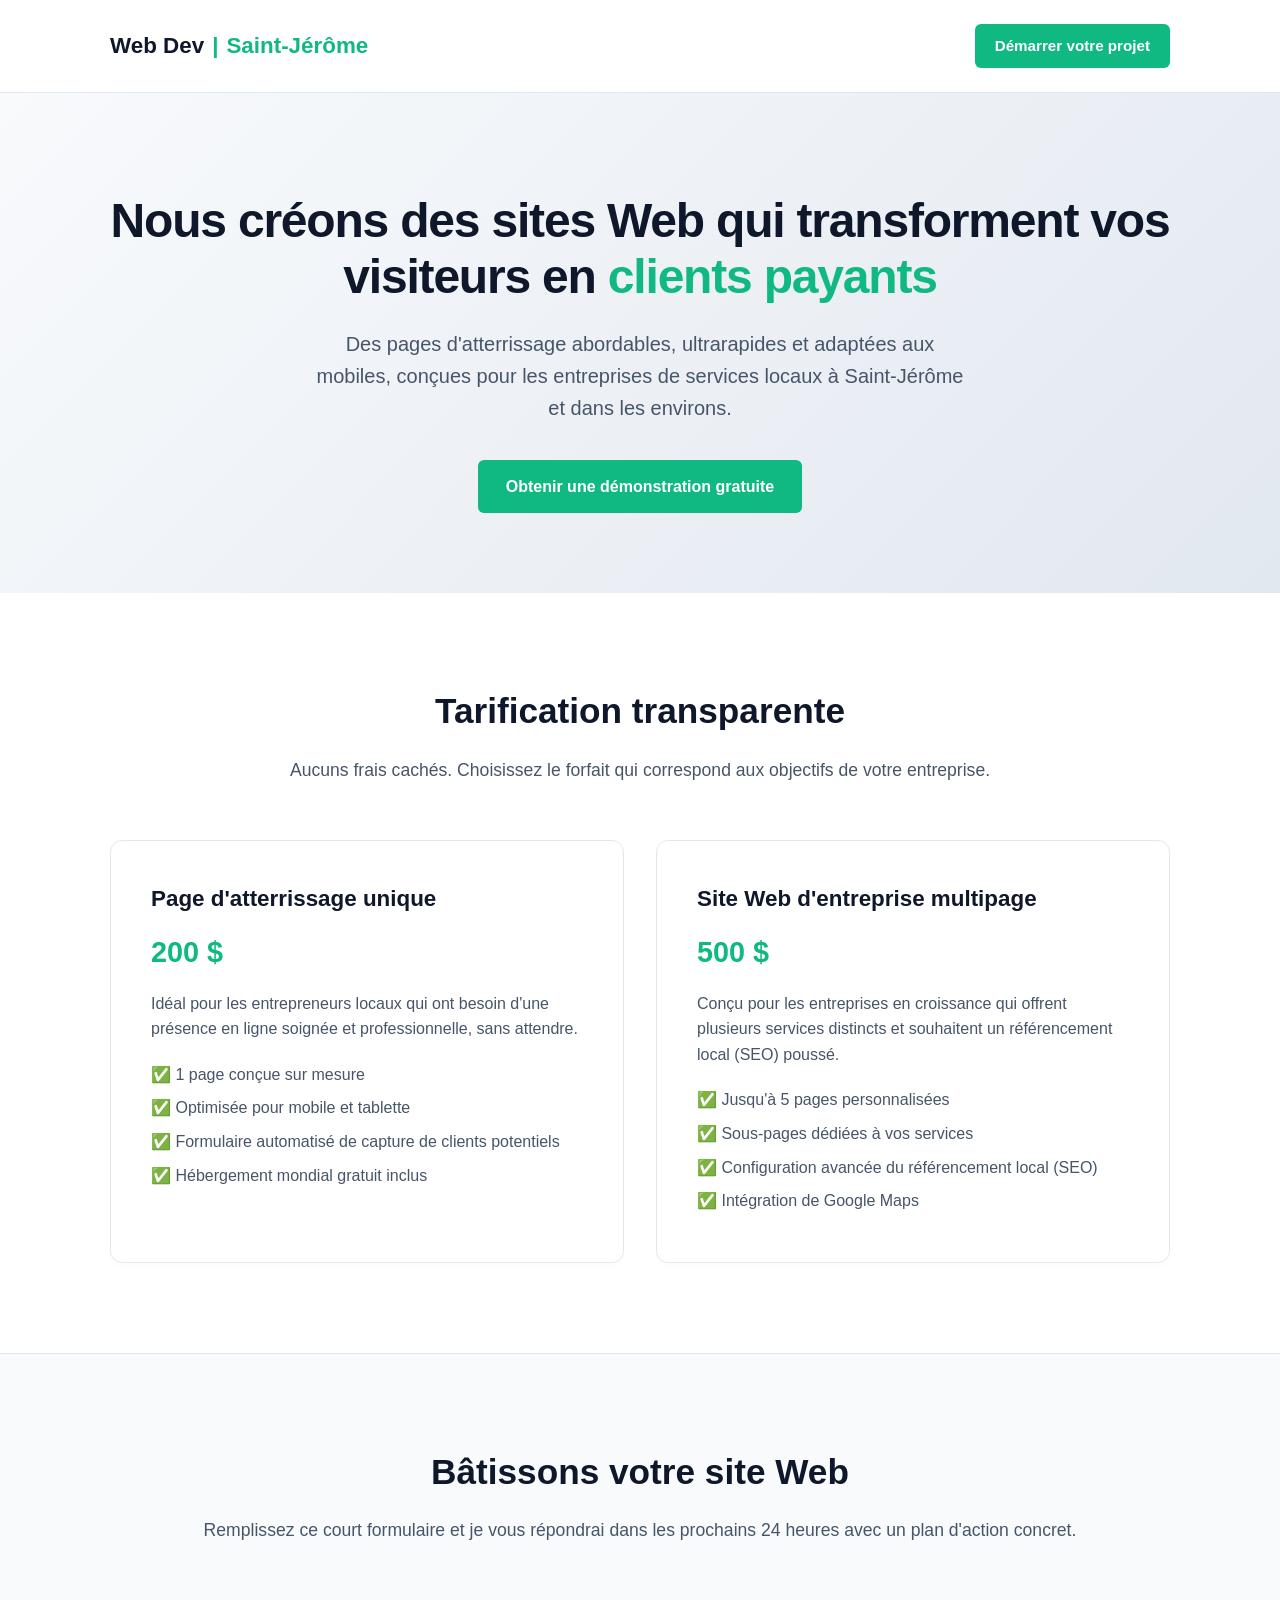
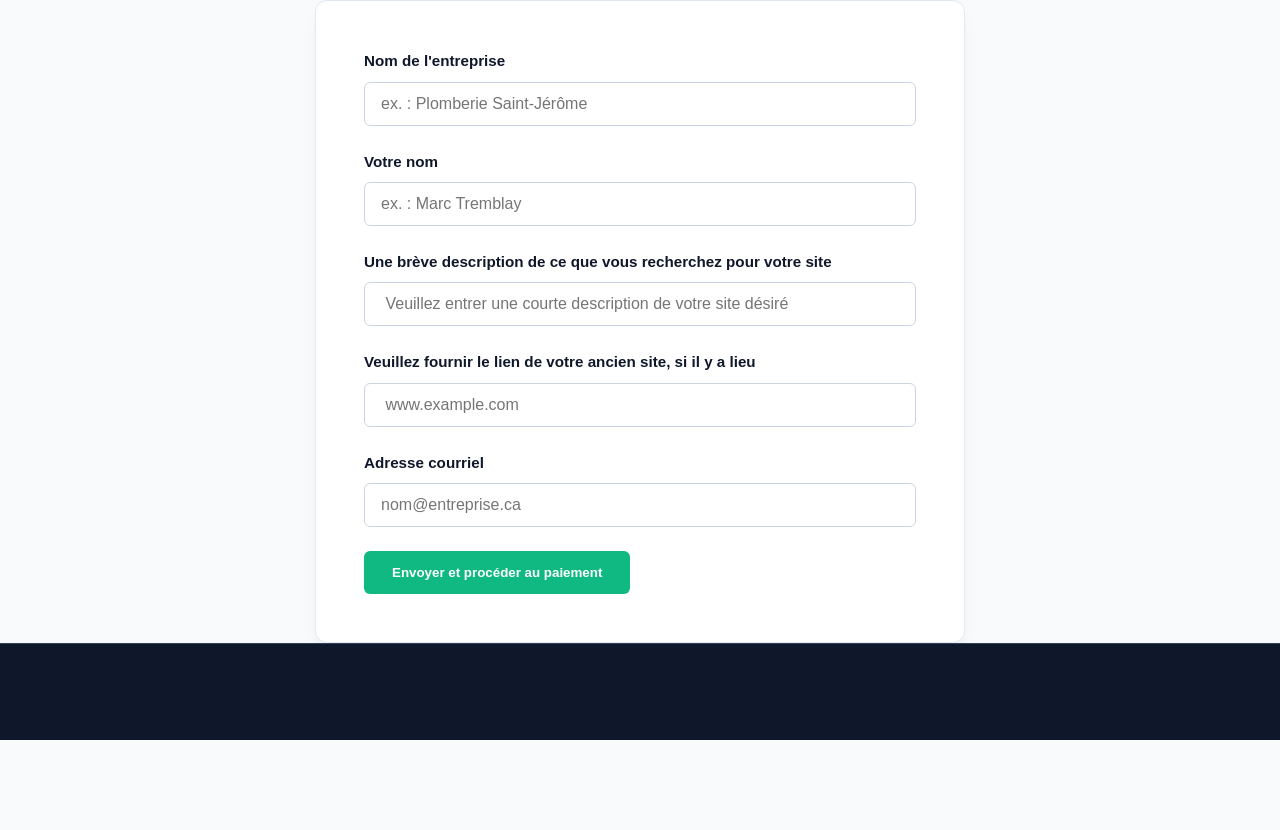
<file: index.html>
<!DOCTYPE html>
<html lang="fr-CA">

<head>
    <meta charset="UTF-8">
    <meta name="viewport" content="width=device-width, initial-scale=1.0">
    <title>Développement Web local | Saint-Jérôme</title>
    <link rel="stylesheet" href="style.css">
    <link rel="icon" type="image/png" href="logo.png">
    <link rel="stylesheet" href="sitemap.xml">
</head>

<body>

    <!-- En-tête / Navigation -->
    <header>
        <div class="container nav-container">
            <a href="#" class="logo"> Web Dev <span>|</span><span>Saint-Jérôme</span></a>
            <a href="#order" class="btn" style="padding: 10px 20px; font-size: 0.95rem;">Démarrer votre projet</a>
        </div>
    </header>

    <!-- Section Principale (Hero) -->
    <section class="hero">
        <div class="container">
            <h1>Nous créons des sites Web qui transforment vos visiteurs en <span>clients payants</span></h1>
            <p>Des pages d'atterrissage abordables, ultrarapides et adaptées aux mobiles, conçues pour les entreprises
                de services locaux à Saint-Jérôme et dans les environs.</p>
            <a href="formulaire.html" class="btn">Obtenir une démonstration gratuite</a>
        </div>
    </section>

    <!-- Grille des forfaits / services -->
    <section class="services">
        <div class="container">
            <h2 class="section-title">Tarification transparente</h2>
            <p class="section-subtitle">Aucuns frais cachés. Choisissez le forfait qui correspond aux objectifs de votre
                entreprise.</p>
            <div class="grid">
                <!-- Forfait 1 -->
                <div class="card">
                    <h3>Page d'atterrissage unique</h3>
                    <div class="price">200 $</div>
                    <p>Idéal pour les entrepreneurs locaux qui ont besoin d'une présence en ligne soignée et
                        professionnelle, sans attendre.</p>
                    <ul>
                        <li>✅ 1 page conçue sur mesure</li>
                        <li>✅ Optimisée pour mobile et tablette</li>
                        <li>✅ Formulaire automatisé de capture de clients potentiels</li>
                        <li>✅ Hébergement mondial gratuit inclus</li>
                    </ul>
                </div>
                <!-- Forfait 2 -->
                <div class="card">
                    <h3>Site Web d'entreprise multipage</h3>
                    <div class="price">500 $</div>
                    <p>Conçu pour les entreprises en croissance qui offrent plusieurs services distincts et souhaitent
                        un référencement local (SEO) poussé.</p>
                    <ul>
                        <li>✅ Jusqu'à 5 pages personnalisées</li>
                        <li>✅ Sous-pages dédiées à vos services</li>
                        <li>✅ Configuration avancée du référencement local (SEO)</li>
                        <li>✅ Intégration de Google Maps</li>
                    </ul>
                </div>
            </div>
        </div>
    </section>

    <!-- Formulaire de contact et de commande (Intégré à Netlify) -->
    <section class="contact" id="order">
        <div class="container">
            <h2 class="section-title">Bâtissons votre site Web</h2>
            <p class="section-subtitle">Remplissez ce court formulaire et je vous répondrai dans les prochains 24 heures
                avec un plan d'action concret.</p>

            <div class="form-container">
                <!-- data-netlify="true" transforme ce formulaire en base de données instantanée sur Netlify -->
                <form action="https://formspree.io/f/mzerzvkk" method="POST"
                    onsubmit="event.preventDefault(); fetch(this.action, { method: 'POST', body: new FormData(this), headers: { 'Accept': 'application/json' } }).then(res => { if (res.ok) window.location.href = '/forfait.html'; else alert('Submission failed.'); });">

                    <div class="form-group">
                        <label for="bizname">Nom de l'entreprise</label>
                        <input type="text" id="bizname" name="business_name" placeholder="ex. : Plomberie Saint-Jérôme"
                            required>
                    </div>

                    <div class="form-group">
                        <label for="contactname">Votre nom</label>
                        <input type="text" id="contactname" name="client_name" placeholder="ex. : Marc Tremblay"
                            required>
                    </div>

                    <div class="form-group">
                        <label for="projectdescription">Une brève description de ce que vous recherchez pour votre
                            site</label>
                        <input type="freetext" id="projectdescription" name="description"
                            placeholder=" Veuillez entrer une courte description de votre site désiré" required>

                    </div>

                    <div class="form-group">
                        <label for="anciensite">Veuillez fournir le lien de votre ancien site, si il y a lieu</label>
                        <input type="freetext" id="anciensite" name="anciensite" placeholder=" www.example.com "
                            optional>
                    </div>

                    <div class="form-group">
                        <label for="email">Adresse courriel</label>
                        <input type="email" id="email" name="email" placeholder="nom@entreprise.ca" required>
                    </div>

                    <div id="upload-container">
                        <input type="hidden" id="uploaded-file-key" name="r2_file_key" />
                    </div>

                    <button type="submit" class="formsubmit">Envoyer et procéder au paiement</button>

                </form>

            </div>

        </div>


        </div>
        </div>
        </div>

        <!-- section À propos -->
        <footer></footer>
</file>
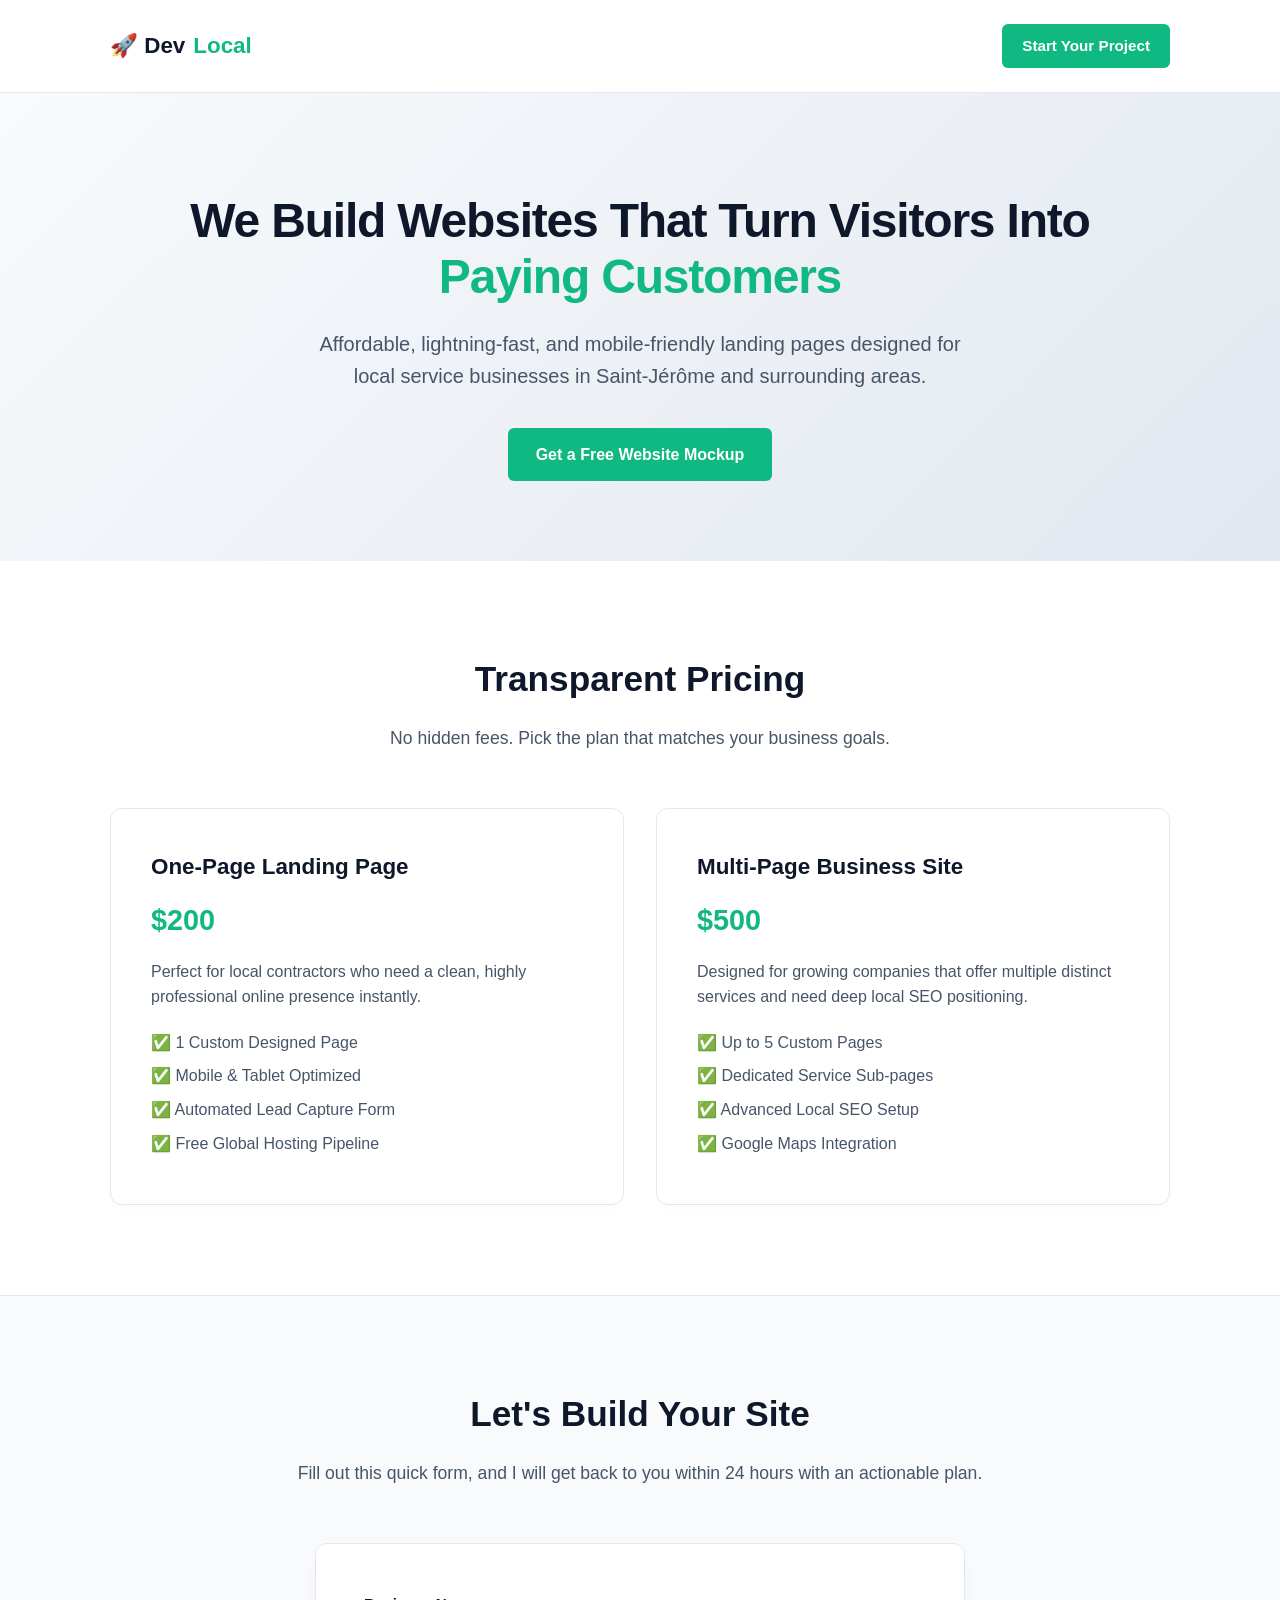
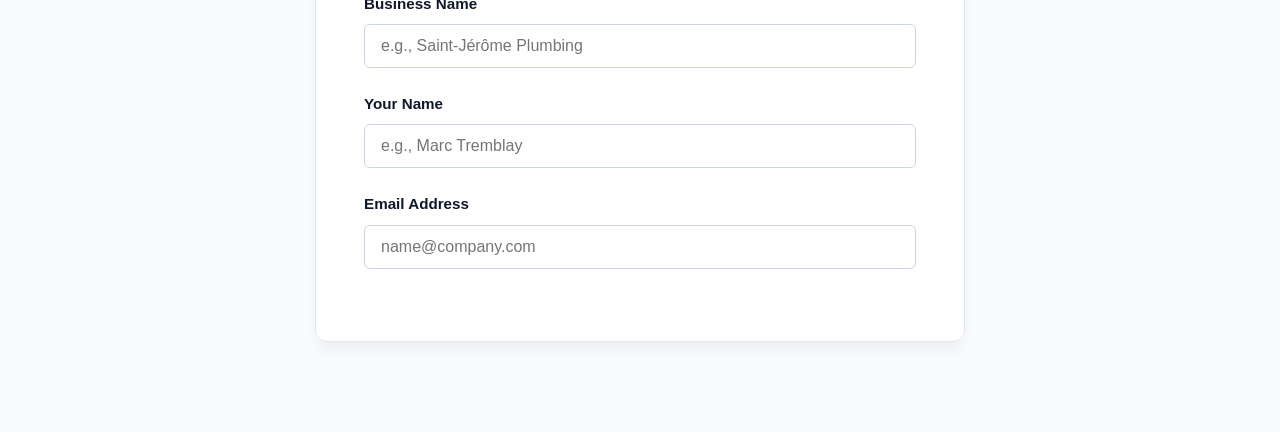
<file: HTML/index.html>
<!DOCTYPE html>
<html lang="en">
<head>
    <meta charset="UTF-8">
    <meta name="viewport" content="width=device-width, initial-scale=1.0">
    <title>Web Design & Development Services | Saint-Jérôme</title>
    <link rel="stylesheet" href="../CSS/style.css">
</head>
<body>

    <!-- Header / Navigation -->
    <header>
        <div class="container nav-container">
            <a href="#" class="logo">🚀 Dev<span>Local</span></a>
            <a href="#order" class="btn" style="padding: 10px 20px; font-size: 0.95rem;">Start Your Project</a>
        </div>
    </header>

    <!-- Hero Section -->
    <section class="hero">
        <div class="container">
            <h1>We Build Websites That Turn Visitors Into <span>Paying Customers</span></h1>
            <p>Affordable, lightning-fast, and mobile-friendly landing pages designed for local service businesses in Saint-Jérôme and surrounding areas.</p>
            <a href="#order" class="btn">Get a Free Website Mockup</a>
        </div>
    </section>

    <!-- Packages / Services Grid Section -->
    <section class="services">
        <div class="container">
            <h2 class="section-title">Transparent Pricing</h2>
            <p class="section-subtitle">No hidden fees. Pick the plan that matches your business goals.</p>
            <div class="grid">
                <!-- Package 1 -->
                <div class="card">
                    <h3>One-Page Landing Page</h3>
                    <div class="price">$200</div>
                    <p>Perfect for local contractors who need a clean, highly professional online presence instantly.</p>
                    <ul>
                        <li>✅ 1 Custom Designed Page</li>
                        <li>✅ Mobile & Tablet Optimized</li>
                        <li>✅ Automated Lead Capture Form</li>
                        <li>✅ Free Global Hosting Pipeline</li>
                    </ul>
                </div>
                <!-- Package 2 -->
                <div class="card">
                    <h3>Multi-Page Business Site</h3>
                    <div class="price">$500</div>
                    <p>Designed for growing companies that offer multiple distinct services and need deep local SEO positioning.</p>
                    <ul>
                        <li>✅ Up to 5 Custom Pages</li>
                        <li>✅ Dedicated Service Sub-pages</li>
                        <li>✅ Advanced Local SEO Setup</li>
                        <li>✅ Google Maps Integration</li>
                    </ul>
                </div>
            </div>
        </div>
    </section>

    <!-- Contact & Order Intake Form (Netlify Integrated) -->
    <section class="contact" id="order">
        <div class="container">
            <h2 class="section-title">Let's Build Your Site</h2>
            <p class="section-subtitle">Fill out this quick form, and I will get back to you within 24 hours with an actionable plan.</p>
            
            <div class="form-container">
                <!-- data-netlify="true" turns this into an instant database backend on Netlify -->
                <form name="agency-order-intake" method="POST" data-netlify="true">
                    
                    <div class="form-group">
                        <label for="bizname">Business Name</label>
                        <input type="text" id="bizname" name="business_name" placeholder="e.g., Saint-Jérôme Plumbing" required>
                    </div>

                    <div class="form-group">
                        <label for="contactname">Your Name</label>
                        <input type="text" id="contactname" name="client_name" placeholder="e.g., Marc Tremblay" required>
                    </div>

                    <div class="form-group">
                        <label for="email">Email Address</label>
                        <input type="email" id="email" name="email" placeholder="name@company.com" required>
                    </div>
</file>
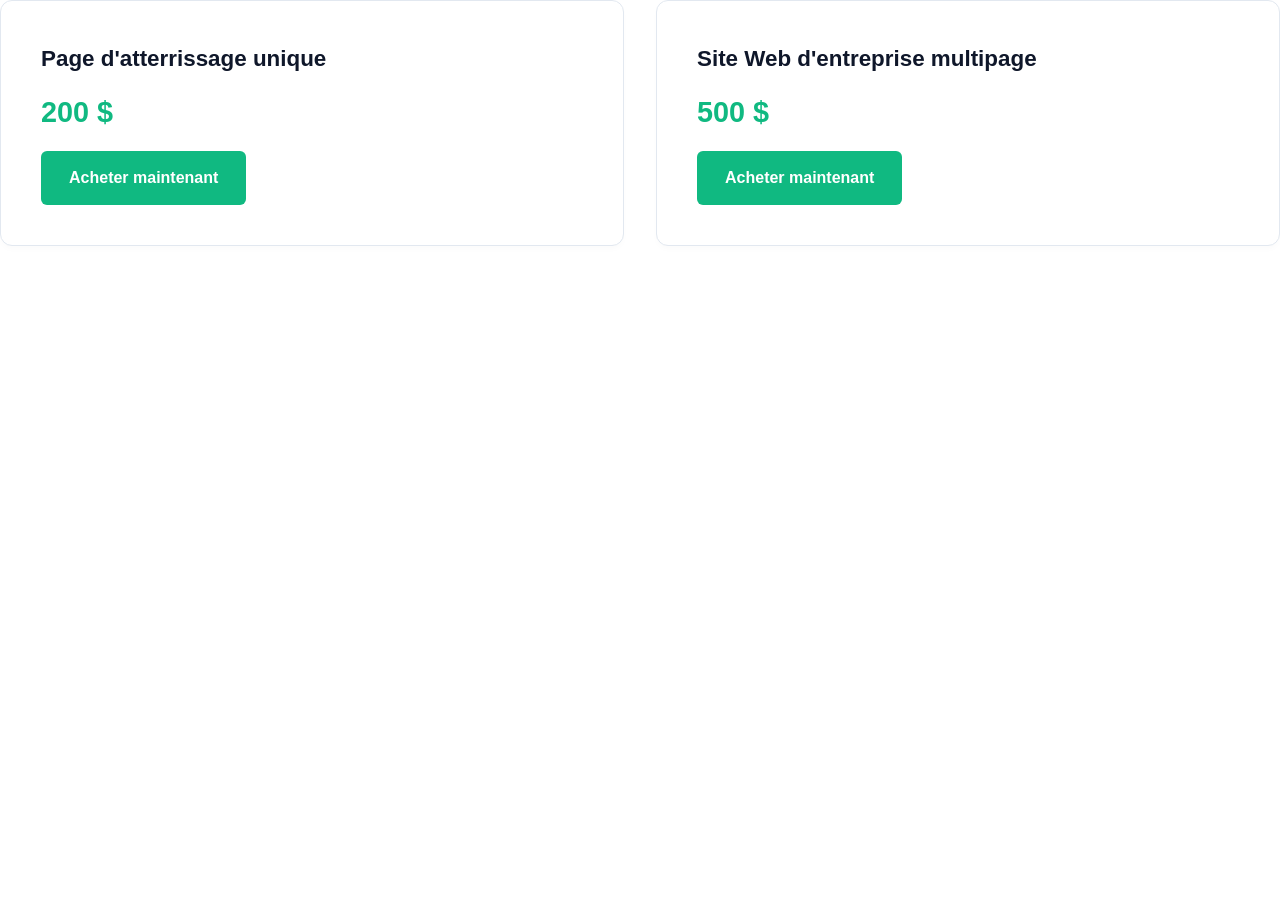
<file: forfait.html>
<!DOCTYPE html>
<html lang="en">

<head>
    <meta charset="UTF-8">
    <meta name="viewport" content="width=device-width, initial-scale=1.0">
    <link rel="stylesheet" href="style.css">
    <link rel="icon" type="image/png" href="logo.png">
    <title>Forfaits</title>
</head>

<body>

    <div class="grid">
        <!-- Forfait 1 -->
        <div class="card">
            <h3>Page d'atterrissage unique</h3>
            <div class="price">200 $</div>

            <a href="https://www.paypal.com/ncp/payment/PUS4BZ6QSSYFJ" class="button1">
                Acheter maintenant
            </a>
        </div>

        <!-- Forfait 2 -->
        <div class="card">
            <h3>Site Web d'entreprise multipage</h3>
            <div class="price">500 $</div>

            <a href="https://www.paypal.com/ncp/payment/2M7Z2KMEAMUM4" class="button2">
                Acheter maintenant
            </a>
        </div>
</body>

</html>
</file>
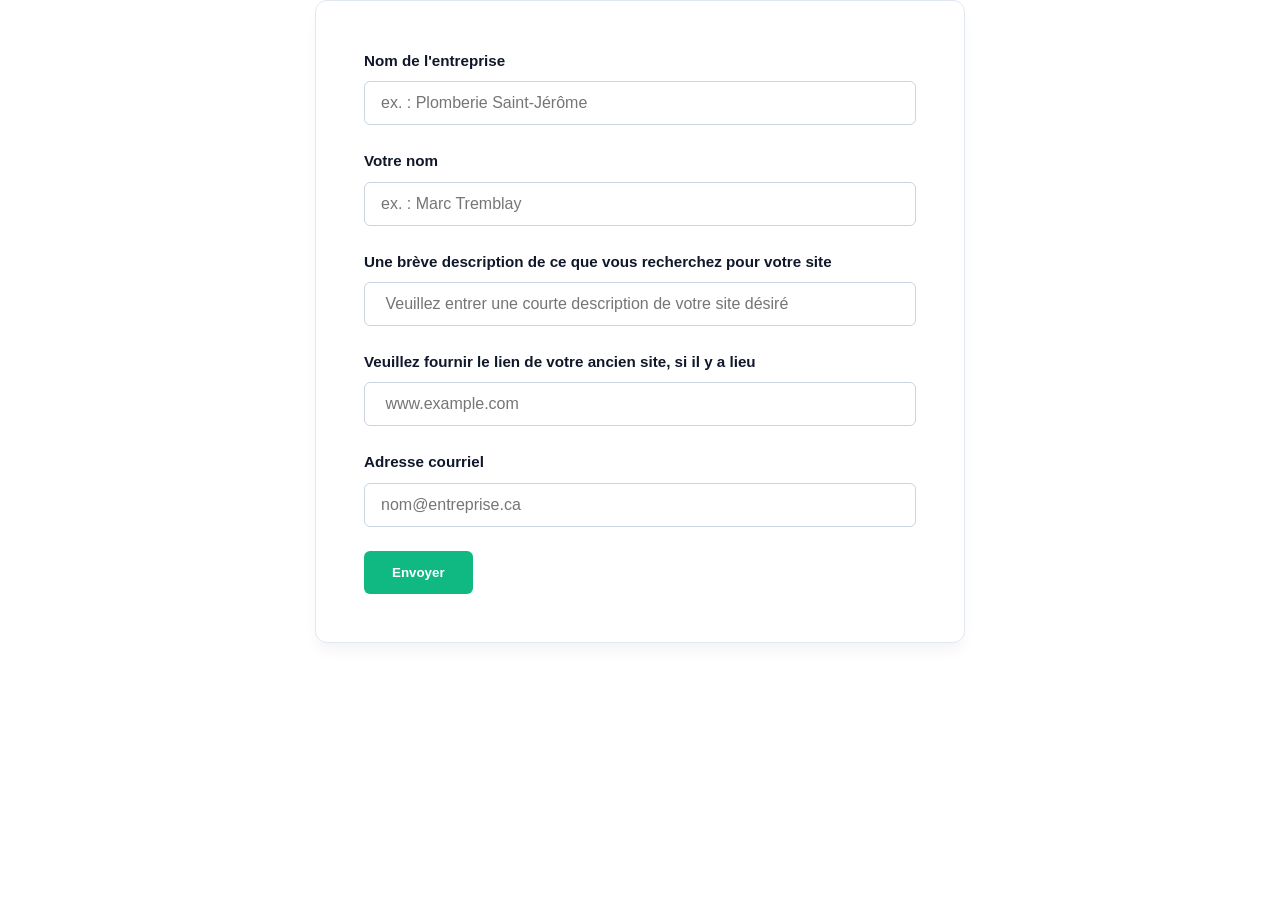
<file: formulaire.html>
<!DOCTYPE html>
<html lang="en">

<head>
    <meta charset="UTF-8">
    <meta name="viewport" content="width=device-width, initial-scale=1.0">
    <title>Formulaire</title>
    <link rel="stylesheet" href="style.css">
</head>

<body>

    <div id="form">
        <div class="form-container">
            <!-- Formulaire de démonstration gratuite -->
            <form action="https://formspree.io/f/mzerzvkk" method="POST" data-netlify="true">

                <div class="form-group">
                    <label for="bizname">Nom de l'entreprise</label>
                    <input type="text" id="bizname" name="business_name" placeholder="ex. : Plomberie Saint-Jérôme"
                        required>
                </div>

                <div class="form-group">
                    <label for="contactname">Votre nom</label>
                    <input type="text" id="contactname" name="client_name" placeholder="ex. : Marc Tremblay" required>
                </div>

                <div class="form-group">
                    <label for="projectdescription">Une brève description de ce que vous recherchez pour votre
                        site</label>
                    <input type="freetext" id="projectdescription" name="description"
                        placeholder=" Veuillez entrer une courte description de votre site désiré" required>
                </div>

                <div class="form-group">
                    <label for="anciensite">Veuillez fournir le lien de votre ancien site, si il y a lieu</label>
                    <input type="freetext" id="anciensite" name="anciensite" placeholder=" www.example.com " optional>
                </div>

                <div class="form-group">
                    <label for="email">Adresse courriel</label>
                    <input type="email" id="email" name="email" placeholder="nom@entreprise.ca" required>
                </div>

                <div id="upload-container">
                    <input type="hidden" id="uploaded-file-key" name="r2_file_key" />
                </div>

                <button type="submit" class="formsubmit">Envoyer</button>

            </form>
        </div>
    </div>


</body>

</html>
</file>
<file: style.css>
/* --- DESIGN SYSTEM & CSS RESET --- */
* {
    box-sizing: border-box;
    margin: 0;
    padding: 0;
    font-family: -apple-system, BlinkMacSystemFont, "Segoe UI", Roboto, Helvetica, Arial, sans-serif;
}

:root {
    --primary: #10b981;
    /* Vibrant Agency Green */
    --primary-dark: #059669;
    /* Hover state */
    --text-dark: #0f172a;
    /* Deep slate blue/black */
    --text-light: #475569;
    /* Secondary slate text */
    --bg-light: #f8fafc;
    /* Soft light background */
    --white: #ffffff;
}

body {
    color: var(--text-dark);
    line-height: 1.6;
    background-color: var(--white);
}

/* --- LAYOUT UTILITIES --- */
.container {
    width: 100%;
    max-width: 1100px;
    margin: 0 auto;
    padding: 0 20px;
}

.btn {
    display: inline-block;
    background: var(--primary);
    color: var(--white);
    padding: 14px 28px;
    text-decoration: none;
    border-radius: 6px;
    font-weight: 600;
    border: none;
    cursor: pointer;
    transition: all 0.2s ease;
}


.button1 {
    display: inline-block;
    background: var(--primary);
    color: var(--white);
    padding: 14px 28px;
    text-decoration: none;
    border-radius: 6px;
    font-weight: 600;
    border: none;
    cursor: pointer;
    transition: all 0.2s ease;
}

.button2 {
    display: inline-block;
    background: var(--primary);
    color: var(--white);
    padding: 14px 28px;
    text-decoration: none;
    border-radius: 6px;
    font-weight: 600;
    border: none;
    cursor: pointer;
    transition: all 0.2s ease;
}

.button3 {
    display: inline-block;
    background: var(--primary);
    color: var(--white);
    padding: 14px 28px;
    text-decoration: none;
    border-radius: 6px;
    font-weight: 600;
    border: none;
    cursor: pointer;
    transition: all 0.2s ease;
}

.formsubmit {
    display: inline-block;
    background: var(--primary);
    color: var(--white);
    padding: 14px 28px;
    text-decoration: none;
    border-radius: 6px;
    font-weight: 600;
    border: none;
    cursor: pointer;
    transition: all 0.2s ease;
}

.btn:hover {
    background: var(--primary-dark);
    transform: translateY(-1px);
}

/* --- HEADER & NAVIGATION --- */
header {
    padding: 24px 0;
    background: var(--white);
    border-bottom: 1px solid #e2e8f0;
    position: sticky;
    top: 0;
    z-index: 100;
}

.nav-container {
    display: flex;
    justify-content: space-between;
    align-items: center;
}

.logo {
    font-size: 1.4rem;
    font-weight: 800;
    color: var(--text-dark);
    text-decoration: none;
    display: flex;
    align-items: center;
    gap: 8px;
}

.logo span {
    color: var(--primary);
}

/* --- HERO SECTION --- */
.hero {
    padding: 100px 0 80px 0;
    background: linear-gradient(135deg, #f8fafc 0%, #e2e8f0 100%);
    text-align: center;
}

.hero h1 {
    font-size: 3rem;
    font-weight: 800;
    line-height: 1.15;
    margin-bottom: 24px;
    letter-spacing: -0.025em;
}

.hero h1 span {
    color: var(--primary);
}

.hero p {
    font-size: 1.25rem;
    color: var(--text-light);
    max-width: 650px;
    margin: 0 auto 36px auto;
}

/* --- OFFERS SECTION --- */
.services {
    padding: 90px 0;
}

.section-title {
    text-align: center;
    font-size: 2.2rem;
    font-weight: 800;
    margin-bottom: 16px;
}

.section-subtitle {
    text-align: center;
    color: var(--text-light);
    margin-bottom: 56px;
    font-size: 1.1rem;
}

.grid {
    display: grid;
    grid-template-columns: repeat(auto-fit, minmax(300px, 1fr));
    gap: 32px;
}

.card {
    padding: 40px;
    border: 1px solid #e2e8f0;
    border-radius: 12px;
    background: var(--white);
    box-shadow: 0 4px 6px -1px rgba(0, 0, 0, 0.02);
    transition: transform 0.2s ease;
}

.card:hover {
    transform: translateY(-4px);
}

.card h3 {
    margin-bottom: 12px;
    font-size: 1.4rem;
    font-weight: 700;
}

.card .price {
    font-size: 1.8rem;
    font-weight: 800;
    color: var(--primary);
    margin-bottom: 16px;
}

.card p {
    color: var(--text-light);
    margin-bottom: 20px;
}

.card ul {
    list-style: none;
    color: var(--text-light);
}

.card ul li {
    margin-bottom: 8px;
    display: flex;
    align-items: center;
    gap: 8px;
}

/* --- CONTACT & INTENDED ORDER FORM --- */
.contact {
    padding: 90px 0;
    background-color: var(--bg-light);
    border-top: 1px solid #e2e8f0;
}

.form-container {
    max-width: 650px;
    margin: 0 auto;
    background: var(--white);
    padding: 48px;
    border-radius: 12px;
    border: 1px solid #e2e8f0;
    box-shadow: 0 10px 15px -3px rgba(0, 0, 0, 0.05);
}

.form-group {
    margin-bottom: 24px;
}

.form-group label {
    display: block;
    margin-bottom: 8px;
    font-weight: 600;
    font-size: 0.95rem;
}

.form-group input,
.form-group select,
.form-group textarea {
    width: 100%;
    padding: 12px 16px;
    border: 1px solid #cbd5e1;
    border-radius: 6px;
    font-size: 1rem;
    color: var(--text-dark);
    background-color: var(--white);
}

.form-group input:focus,
.form-group select:focus,
.form-group textarea:focus {
    outline: 2px solid var(--primary);
    border-color: transparent;
}

/* --- FOOTER --- */
footer {
    background: var(--text-dark);
    color: #94a3b8;
    padding: 48px 0;
    text-align: center;
    font-size: 0.95rem;
    border-top: 1px solid #334155;
}

/* --- RESPONSIVE STYLING --- */
@media (max-width: 768px) {
    .hero h1 {
        font-size: 2.2rem;
    }

    .form-container {
        padding: 24px;
    }
}
</file>
<file: CSS/style.css>
/* --- DESIGN SYSTEM & CSS RESET --- */
        * {
            box-sizing: border-box;
            margin: 0;
            padding: 0;
            font-family: -apple-system, BlinkMacSystemFont, "Segoe UI", Roboto, Helvetica, Arial, sans-serif;
        }

        :root {
            --primary: #10b981;       /* Vibrant Agency Green */
            --primary-dark: #059669;  /* Hover state */
            --text-dark: #0f172a;     /* Deep slate blue/black */
            --text-light: #475569;    /* Secondary slate text */
            --bg-light: #f8fafc;      /* Soft light background */
            --white: #ffffff;
        }

        body {
            color: var(--text-dark);
            line-height: 1.6;
            background-color: var(--white);
        }

        /* --- LAYOUT UTILITIES --- */
        .container {
            width: 100%;
            max-width: 1100px;
            margin: 0 auto;
            padding: 0 20px;
        }

        .btn {
            display: inline-block;
            background: var(--primary);
            color: var(--white);
            padding: 14px 28px;
            text-decoration: none;
            border-radius: 6px;
            font-weight: 600;
            border: none;
            cursor: pointer;
            transition: all 0.2s ease;
        }

        .btn:hover {
            background: var(--primary-dark);
            transform: translateY(-1px);
        }

        /* --- HEADER & NAVIGATION --- */
        header {
            padding: 24px 0;
            background: var(--white);
            border-bottom: 1px solid #e2e8f0;
            position: sticky;
            top: 0;
            z-index: 100;
        }

        .nav-container {
            display: flex;
            justify-content: space-between;
            align-items: center;
        }

        .logo {
            font-size: 1.4rem;
            font-weight: 800;
            color: var(--text-dark);
            text-decoration: none;
            display: flex;
            align-items: center;
            gap: 8px;
        }

        .logo span {
            color: var(--primary);
        }

        /* --- HERO SECTION --- */
        .hero {
            padding: 100px 0 80px 0;
            background: linear-gradient(135deg, #f8fafc 0%, #e2e8f0 100%);
            text-align: center;
        }

        .hero h1 {
            font-size: 3rem;
            font-weight: 800;
            line-height: 1.15;
            margin-bottom: 24px;
            letter-spacing: -0.025em;
        }

        .hero h1 span {
            color: var(--primary);
        }

        .hero p {
            font-size: 1.25rem;
            color: var(--text-light);
            max-width: 650px;
            margin: 0 auto 36px auto;
        }

        /* --- OFFERS SECTION --- */
        .services {
            padding: 90px 0;
        }

        .section-title {
            text-align: center;
            font-size: 2.2rem;
            font-weight: 800;
            margin-bottom: 16px;
        }

        .section-subtitle {
            text-align: center;
            color: var(--text-light);
            margin-bottom: 56px;
            font-size: 1.1rem;
        }

        .grid {
            display: grid;
            grid-template-columns: repeat(auto-fit, minmax(300px, 1fr));
            gap: 32px;
        }

        .card {
            padding: 40px;
            border: 1px solid #e2e8f0;
            border-radius: 12px;
            background: var(--white);
            box-shadow: 0 4px 6px -1px rgba(0,0,0,0.02);
            transition: transform 0.2s ease;
        }

        .card:hover {
            transform: translateY(-4px);
        }

        .card h3 {
            margin-bottom: 12px;
            font-size: 1.4rem;
            font-weight: 700;
        }

        .card .price {
            font-size: 1.8rem;
            font-weight: 800;
            color: var(--primary);
            margin-bottom: 16px;
        }

        .card p {
            color: var(--text-light);
            margin-bottom: 20px;
        }

        .card ul {
            list-style: none;
            color: var(--text-light);
        }

        .card ul li {
            margin-bottom: 8px;
            display: flex;
            align-items: center;
            gap: 8px;
        }

        /* --- CONTACT & INTENDED ORDER FORM --- */
        .contact {
            padding: 90px 0;
            background-color: var(--bg-light);
            border-top: 1px solid #e2e8f0;
        }

        .form-container {
            max-width: 650px;
            margin: 0 auto;
            background: var(--white);
            padding: 48px;
            border-radius: 12px;
            border: 1px solid #e2e8f0;
            box-shadow: 0 10px 15px -3px rgba(0,0,0,0.05);
        }

        .form-group {
            margin-bottom: 24px;
        }

        .form-group label {
            display: block;
            margin-bottom: 8px;
            font-weight: 600;
            font-size: 0.95rem;
        }

        .form-group input, 
        .form-group select, 
        .form-group textarea {
            width: 100%;
            padding: 12px 16px;
            border: 1px solid #cbd5e1;
            border-radius: 6px;
            font-size: 1rem;
            color: var(--text-dark);
            background-color: var(--white);
        }

        .form-group input:focus, 
        .form-group select:focus, 
        .form-group textarea:focus {
            outline: 2px solid var(--primary);
            border-color: transparent;
        }

        /* --- FOOTER --- */
        footer {
            background: var(--text-dark);
            color: #94a3b8;
            padding: 48px 0;
            text-align: center;
            font-size: 0.95rem;
            border-top: 1px solid #334155;
        }

        /* --- RESPONSIVE STYLING --- */
        @media (max-width: 768px) {
            .hero h1 { font-size: 2.2rem; }
            .form-container { padding: 24px; }
        }
</file>
